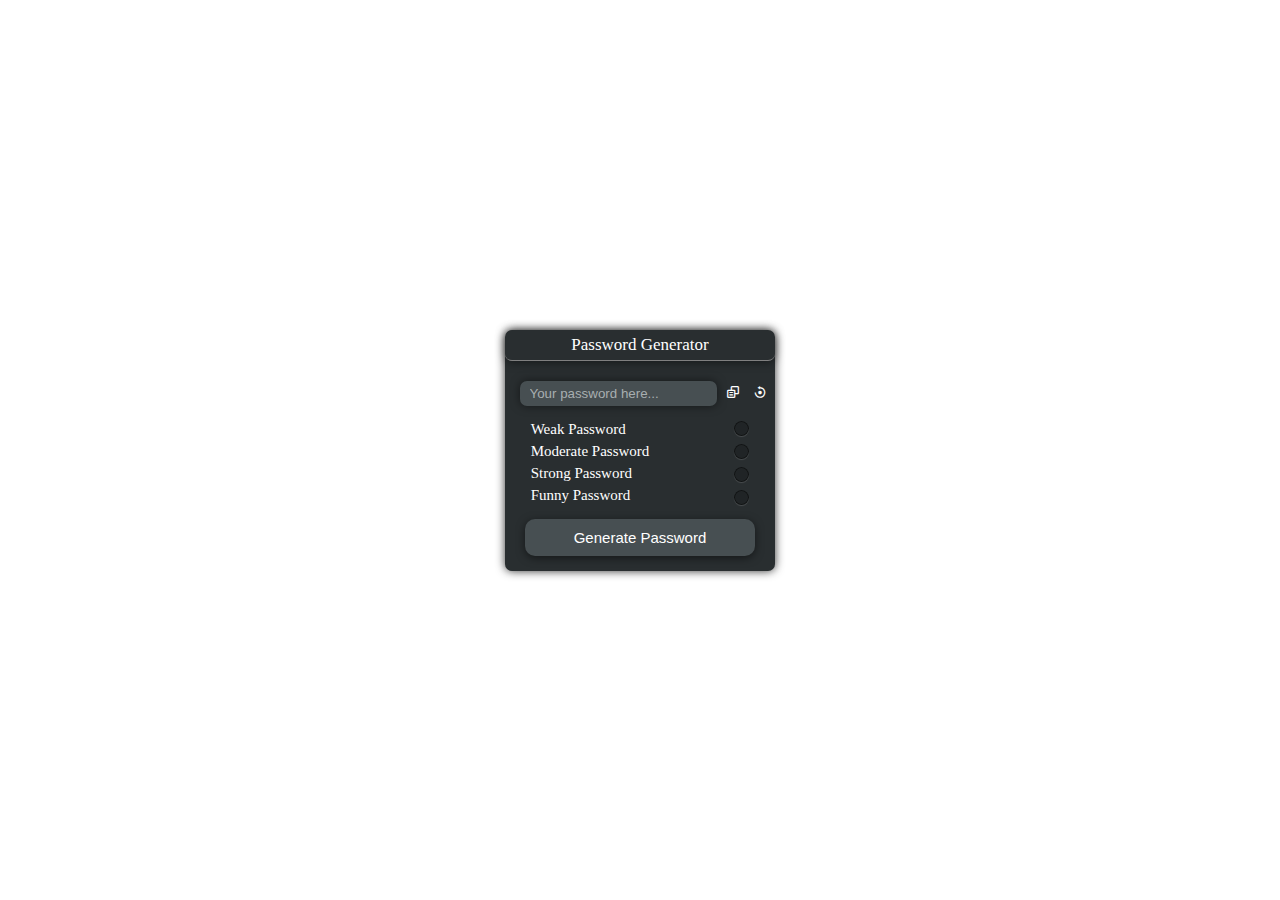
<file: PASSWORD GENERATOR - PROJECT 2/INDEX.HTML>
<!DOCTYPE html>
<html>
	<head>
		<meta charset="utf-8">
		<meta name="viewport" content="width=device-width, initial-scale=1">
		<link rel="stylesheet" href="style.css">
		<link href='https://unpkg.com/boxicons@2.1.4/css/boxicons.min.css' rel='stylesheet'>
		<title>Password generator</title>
	</head>
	<body class="displayFlex">
		<div class="container displayFlex">
			<div class="Copied" id="copyPopUp">
				<p>Password copied successfully</p>
		    </div>
			<div class="top">
				<p>Password Generator</p>
			</div>
			<div class="middle displayFlex">
				<input type="text" id="passwordField" placeholder="Your password here..." readonly>
				<i class='bx bx-copy-alt' id="copyPassIcon"></i>
				<i class='bx bx-reset' id="resetPassFieldIcon"></i>
			</div>
			<div class="bottom displayFlex">
				<div class="titles">
					<p>Weak Password</p>
					<p>Moderate Password</p>
					<p>Strong Password</p>
					<p>Funny Password</p>
				</div>
				<div class="checkBoxes displayFlex">
					  <input name="radio" type="radio" id="radioWeak" class="input">
                      <input name="radio" type="radio" id="radioModerate" class="input">
                      <input name="radio" type="radio" id="radioStrong" class="input">
                      <input name="radio" type="radio" id="radioFunny" class="input">
				</div>
			</div>
			<button id="generateBtn" onclick="generatePassFunc()">Generate Password</button>
		</div>
</div>
		<script src="script.js"></script>
	</body>
</html>
</file>
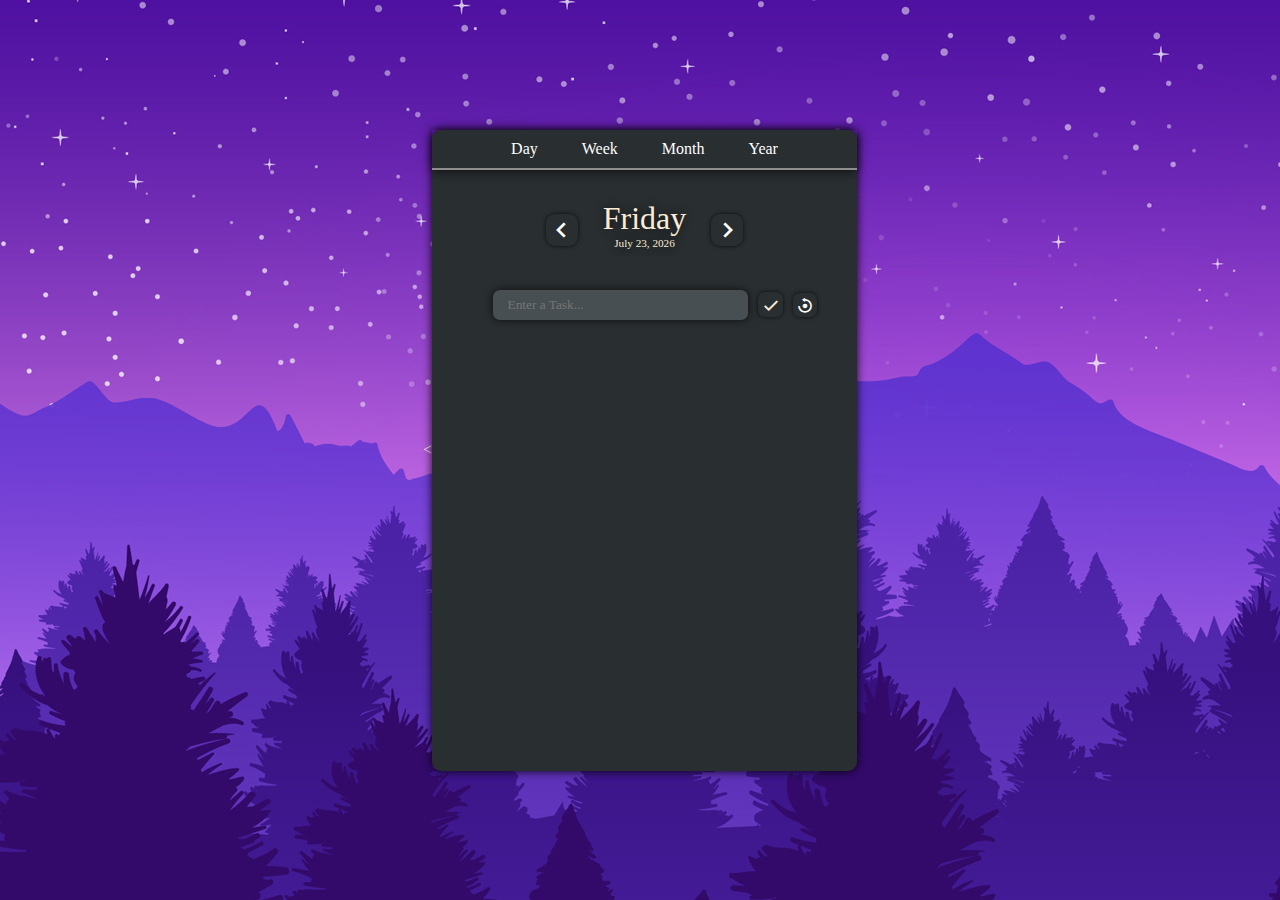
<file: TODO-LIST-PROJECT-1/index.html>
<<!DOCTYPE html>
<html>
<head>
	   <meta charset="utf-8">
	   <meta name="viewport" content="width=device-width, initial-scale=1">
	   <link rel="stylesheet" href="style.css">
	   <link href="https://unpkg.com/boxicons@2.1.4/css/boxicons.min.css" rel="stylesheet">
	   <title>TODO list</title>
</head>
<body>
	<div class="container">
            <div class="top displayflex">
	           <ul class="displayflex">
		           <li><a href="#">Day</a> </li>
		           <li><a href="#">Week</a></li>
		           <li><a href="#">Month</a></li>
		           <li><a href="#">Year</a></li>
	           </ul>
            </div>
        <div class="middleBox displayflex">
		    <div class="dateAndFunctions">
		        <i id="dateBackward" class="bx bx-chevron-left" style="color:#ffffff;"></i>
		        <div id="timeBox" class="displayflex">
					<p id="day">Friday</p>
				    <p id="date">February 21 ,2025</p>
				</div>
				<i id="dateForward" class="bx bx-chevron-right" style="color:#ffffff;"></i>
			</div>
		</div>
		<div class="inputs">
			<input type="text" id="textField" placeholder="Enter a Task..." required="">
			<i id="check" class="bx bx-check"></i>
		    <i id="DateResetIcon" class="bx bx-reset" style="color:#ffffff" onclick="DateResetFunc()"></i>
			<p id="resetPopUp" class="fadeOut" style="display: none;">Reset Date</p>
		</div>
		<div class="bottomBox" id="bottomBox">
			<!-- js block
				   <!-- javascript inner html content here -->
			<!-- js block -->
		</div>
	</div>
	<script src="script.js"></script>
</body>
</html>
</file>
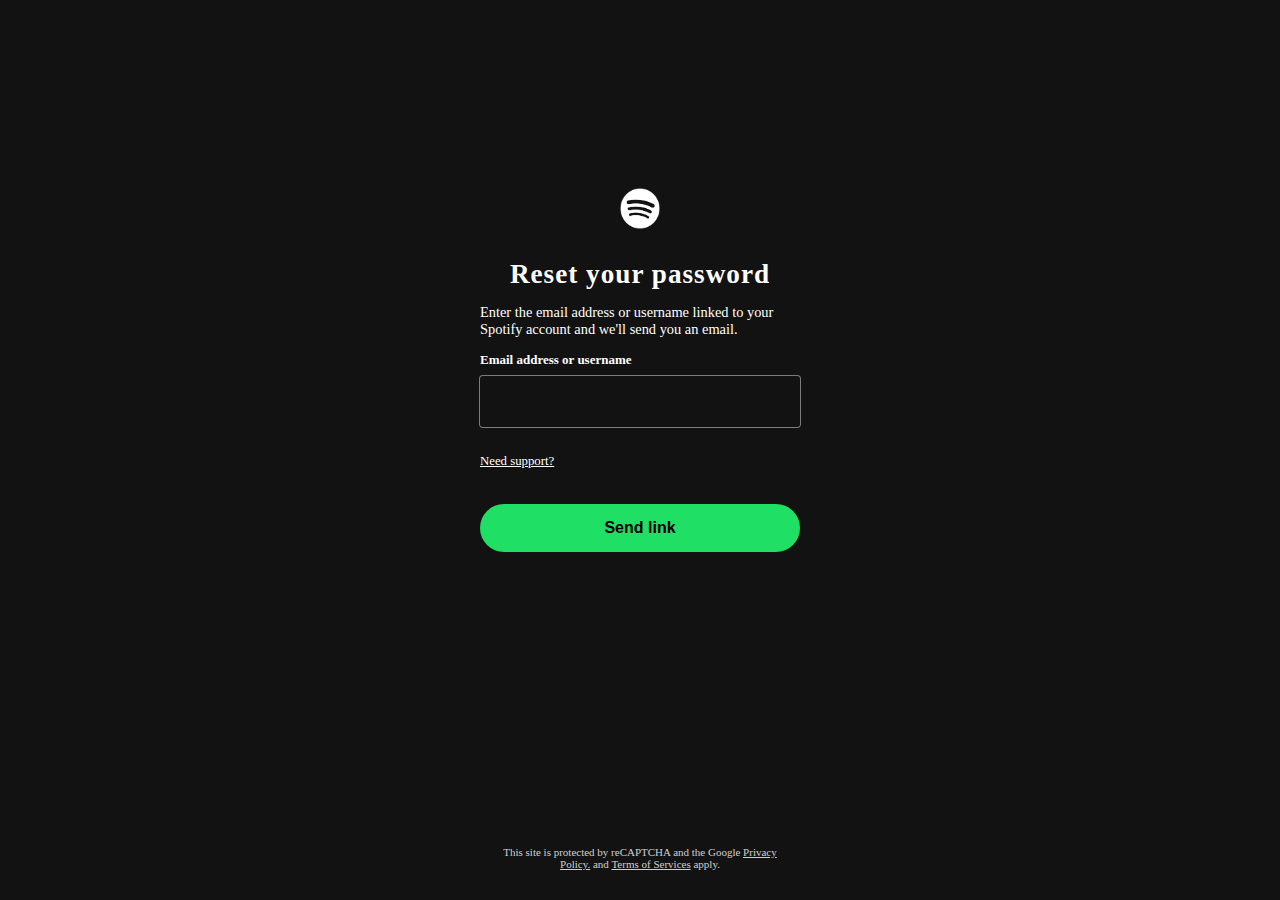
<file: Spotify Clone/forgotPassPage.html>
<!DOCTYPE html>
<html>
<head>
	<meta charset="utf-8">
	<meta name="viewport" content="width=device-width, initial-scale=1">
	<link rel="icon" type="image/png" href="assets/icons/favicon.ico">
	<link rel="stylesheet" type="text/css" href="css/forgotPassPageDesign.css">
	<link rel="stylesheet" type="text/css" href="css/utilityClasses.css">
	<title>Reset your password</title>
</head>
<body class="completeCenter flexDirectionColumn" >
<div class="container flexDirectionColumn alighnCenter">
	<img class="appLogo" src="logIn-SignUp-PageAssets\spotifyLogo.png">
	<h1>Reset your password</h1>
	<p class="detail">Enter the email address or username linked to your Spotify account and we'll send you an email.</p>
	<div class="inputs flexDirectionColumn" style="width: 100%;">
		<p>Email address or username</p>
		<input id="emailInput" type="email" name="">
		<a href="https://support.spotify.com/in-en/article/reset-password/">Need support?</a>
	</div>
	<button id="nextBtn">Send link</button>
</div>
<footer class="completeCenter">
	<p id="footerText">This site is protected by reCAPTCHA and the Google <a href="https://policies.google.com/privacy">Privacy Policy.</a> and <a href="https://policies.google.com/terms">Terms of Services</a> apply.</p>
</footer>
</body>
</html>
</file>
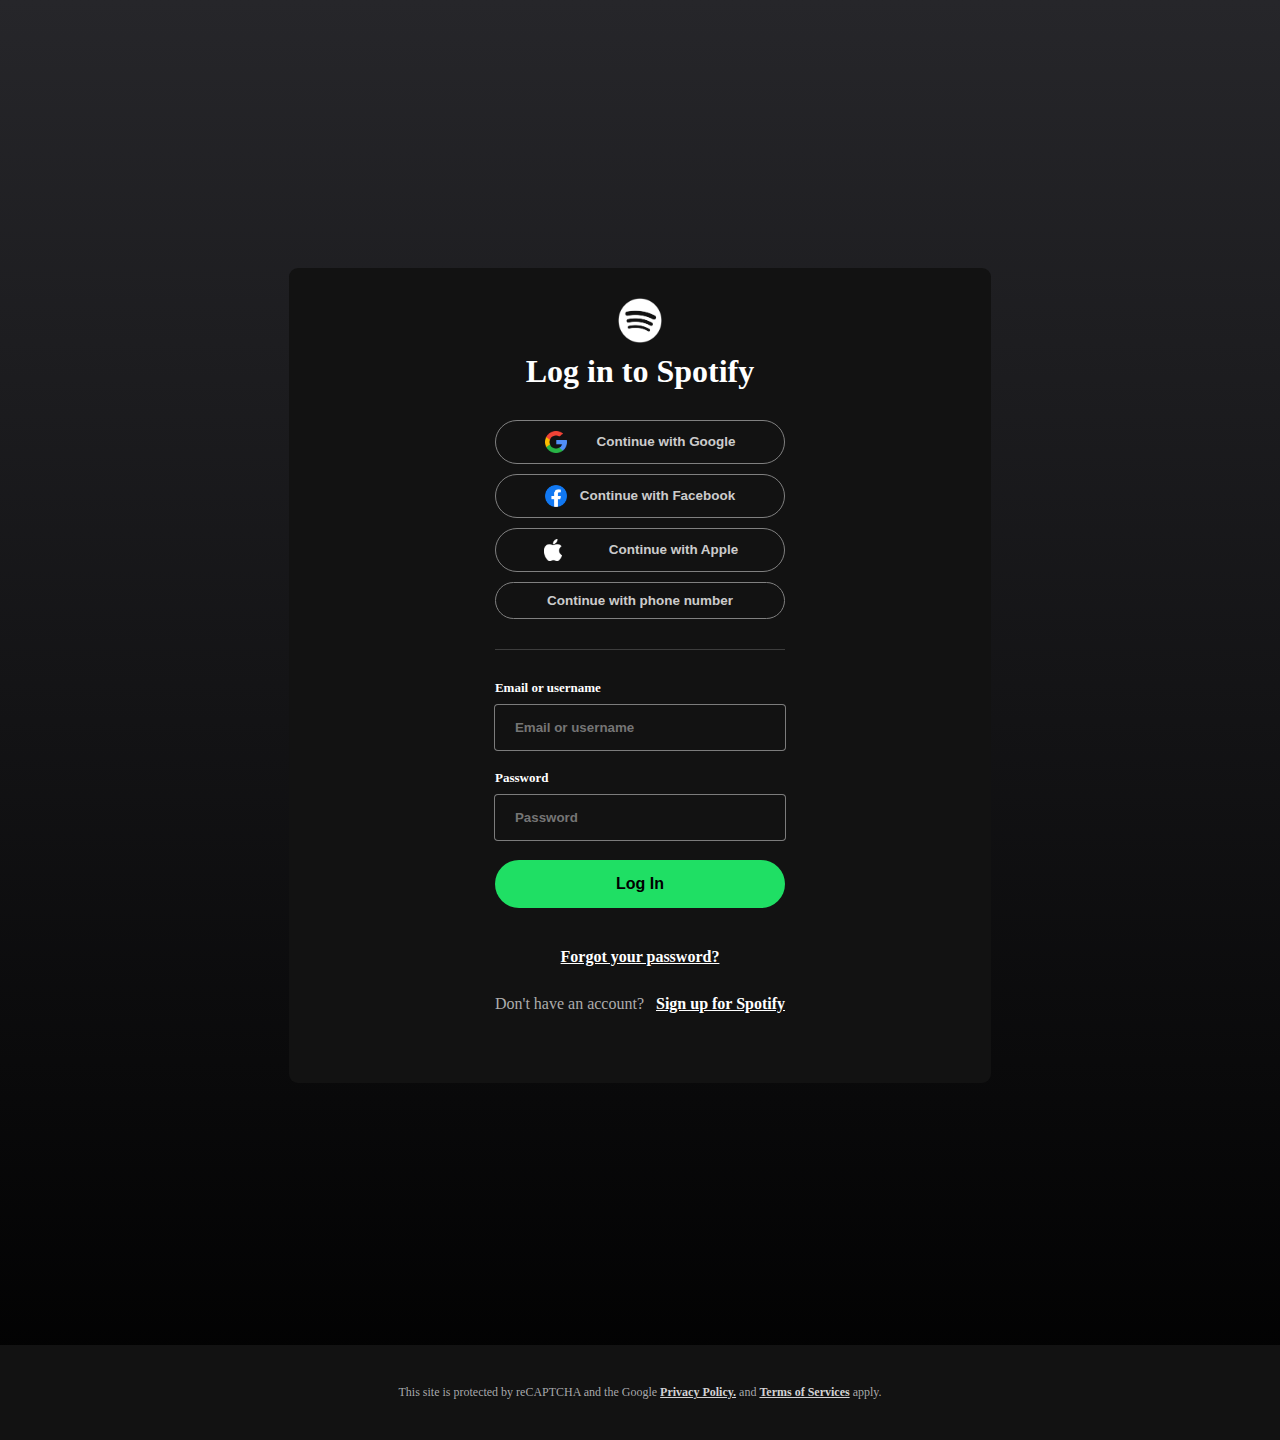
<file: Spotify Clone/loginPage.html>
<!DOCTYPE html>
<html>
<head>
	<meta charset="utf-8">
	<meta name="viewport" content="width=device-width, initial-scale=1">
	<link rel="icon" type="image/png" href="assets/icons/favicon.ico">
	<link rel="stylesheet" type="text/css" href="css/loginPageDesigns.css">
	<link rel="stylesheet" type="text/css" href="css/utilityClasses.css">
	<title>Login - Spotify</title>
</head>
<body class="completeCenter">
<main class="container">
	<div class="mainContent">
		<div class="top completeCenter flexDirectionColumn">
			<img class = "appLogo logo" src="logIn-SignUp-PageAssets/spotifyLogo.png">
			<h1>Log in to Spotify</h1>
			<button class="googleLogin completeCenter" onclick = "location.href = `https://accounts.google.com/o/oauth2/auth/oauthchooseaccount?access_type=offline&client_id=480305620559-pc5v3cng90a4snv4v7o712eahdemv1ag.apps.googleusercontent.com&redirect_uri=https%3A%2F%2Faccounts.kaleido.ai%2Fusers%2Fauth%2Fgoogle_oauth2%2Fcallback&response_type=code&scope=email%20profile&state=2c87d63c42020d4803045afdbaccb4d3204fb74a4ad2aeff&service=lso&o2v=1&ddm=1&flowName=GeneralOAuthFlow`" ><img class="googleLogo logo" src="logIn-SignUp-PageAssets/googleLogo.png">Continue with Google</button>
			<button class="facebookLogin completeCenter" onclick = "location.href = `https://www.facebook.com/login.php?skip_api_login=1&api_key=174829003346&kid_directed_site=0&app_id=174829003346&signed_next=1&next=https%3A%2F%2Fwww.facebook.com%2Fv17.0%2Fdialog%2Foauth%3Fclient_id%3D174829003346%26state%3DAQDSRsnC19BuMN0IP6ON489CASGOb1QuyMUy4Rlv36OwVNVfi%252FywPH0%252FjeUERemKzx1WsDiwxmjSn9HQlziQJCtwYZHbFJ3tglW6EAWu22ylMLrDARfCZf5glMdodq2vQyzkrFdmGfBcXDPRSHaeFvuFMdPElaOdjM9UyqeSJqqEScprr3pRfwje1xJkvPhS86uypTQV5Q7NZJf3CzHxc8M1GwtKMVVSApuXu%252F%252FFzV9mLohu4w4XQIyGNzdv6UHScImCmTCTuiZf48gQVjy1TFftldIvsIKhpGcrv%252FXK57VR6950CMavVxevfrbFl8L1fjPJGw2BZE8%252BeJaEga8ehrqVJrRb3A%253D%253D%26redirect_uri%3Dhttps%253A%252F%252Faccounts.spotify.com%252Flogin%252Ffacebook%252Fredirect%26ret%3Dlogin%26fbapp_pres%3D0%26logger_id%3D888fc0a9-3776-4c8e-8956-11720f122ac1%26tp%3Dunspecified&cancel_url=https%3A%2F%2Faccounts.spotify.com%2Flogin%2Ffacebook%2Fredirect%3Ferror%3Daccess_denied%26error_code%3D200%26error_description%3DPermissions%2Berror%26error_reason%3Duser_denied%26state%3DAQDSRsnC19BuMN0IP6ON489CASGOb1QuyMUy4Rlv36OwVNVfi%252FywPH0%252FjeUERemKzx1WsDiwxmjSn9HQlziQJCtwYZHbFJ3tglW6EAWu22ylMLrDARfCZf5glMdodq2vQyzkrFdmGfBcXDPRSHaeFvuFMdPElaOdjM9UyqeSJqqEScprr3pRfwje1xJkvPhS86uypTQV5Q7NZJf3CzHxc8M1GwtKMVVSApuXu%252F%252FFzV9mLohu4w4XQIyGNzdv6UHScImCmTCTuiZf48gQVjy1TFftldIvsIKhpGcrv%252FXK57VR6950CMavVxevfrbFl8L1fjPJGw2BZE8%252BeJaEga8ehrqVJrRb3A%253D%253D%23_%3D_&display=page&locale=en_GB&pl_dbl=0` "><img class="facebookLogo logo" src="logIn-SignUp-PageAssets/facebookLogo.png">Continue with Facebook</button>

			<button class="appleLogin completeCenter" onclick = "location.href = `https://appleid.apple.com/auth/authorize?response_type=code&response_mode=form_post&client_id=com.spotify.accounts&state=AQCD7%2BXxFTDj1q6VNsj%2Fyx6LN8ChdWsuR2UPIiOo9R8RRqOjPA6%2B2WynnloKGlIfOuQHp0n14GMaIM9%2Bsm91euXUwr4AWeg8fdCeXzmcC4XRnjCm5r%2FfINu1t%2FXjIcAkXBsXBWlYSRrTc3DuP06fooKu8XTTHpJ6GBPi1uHzagWjv1yNPAA6tVE5t%2BJOomDEUs%2BYYth%2FFSXqC9CvoVia%2FerTmSmfUBVrEimDSZ%2BXXx3RpnUu%2BBL%2FT4cyqnwIOn5ZPL4U3GeTsVmas9HaSXNywdURMAnz8WMqGJBfhzq1AZERvS1KBJmD3CBE5iSnzmCxsEypEqlInxqCJbi84vYxoGO32Ci%2FPA%3D%3D&scope=name+email&redirect_uri=https%3A%2F%2Faccounts.spotify.com%2Flogin%2Fapple%2Fredirect` "><img src="logIn-SignUp-PageAssets/appleLogo.png" class="appleLogo  logo">Continue with Apple</button>
			<button class="mobileLogin completeCenter" onclick = "location.href = `#` ">Continue with phone number</button>
		</div>
		<div class="bottom flexDirectionColumn alighnCenter">
			<div class="inputs">
				<p class="emailHead">Email or username</p>
				<input class = "emailInput" type="email" placeholder="Email or username" required>
				<p class="passHead">Password</p>
				<input class = "passInput" type="password" placeholder="Password" required>
			</div>
			<div class="submitBtns flexDirectionColumn alighnCenter">
				<button id="logInGreen">Log In</button>
				<a href="forgotPassPage.html">Forgot your password?</a>
				<p>Don't have an account? <a href="signUpPage.html">Sign up for Spotify</a></p>
			</div>
		</div>
	</div>
</main>
<footer>
	<p>This site is protected by reCAPTCHA and the Google <a href="https://policies.google.com/privacy">Privacy Policy.</a> and <a href="https://policies.google.com/terms">Terms of Services</a> apply.</p>
</footer>
</body>
</html>
</file>
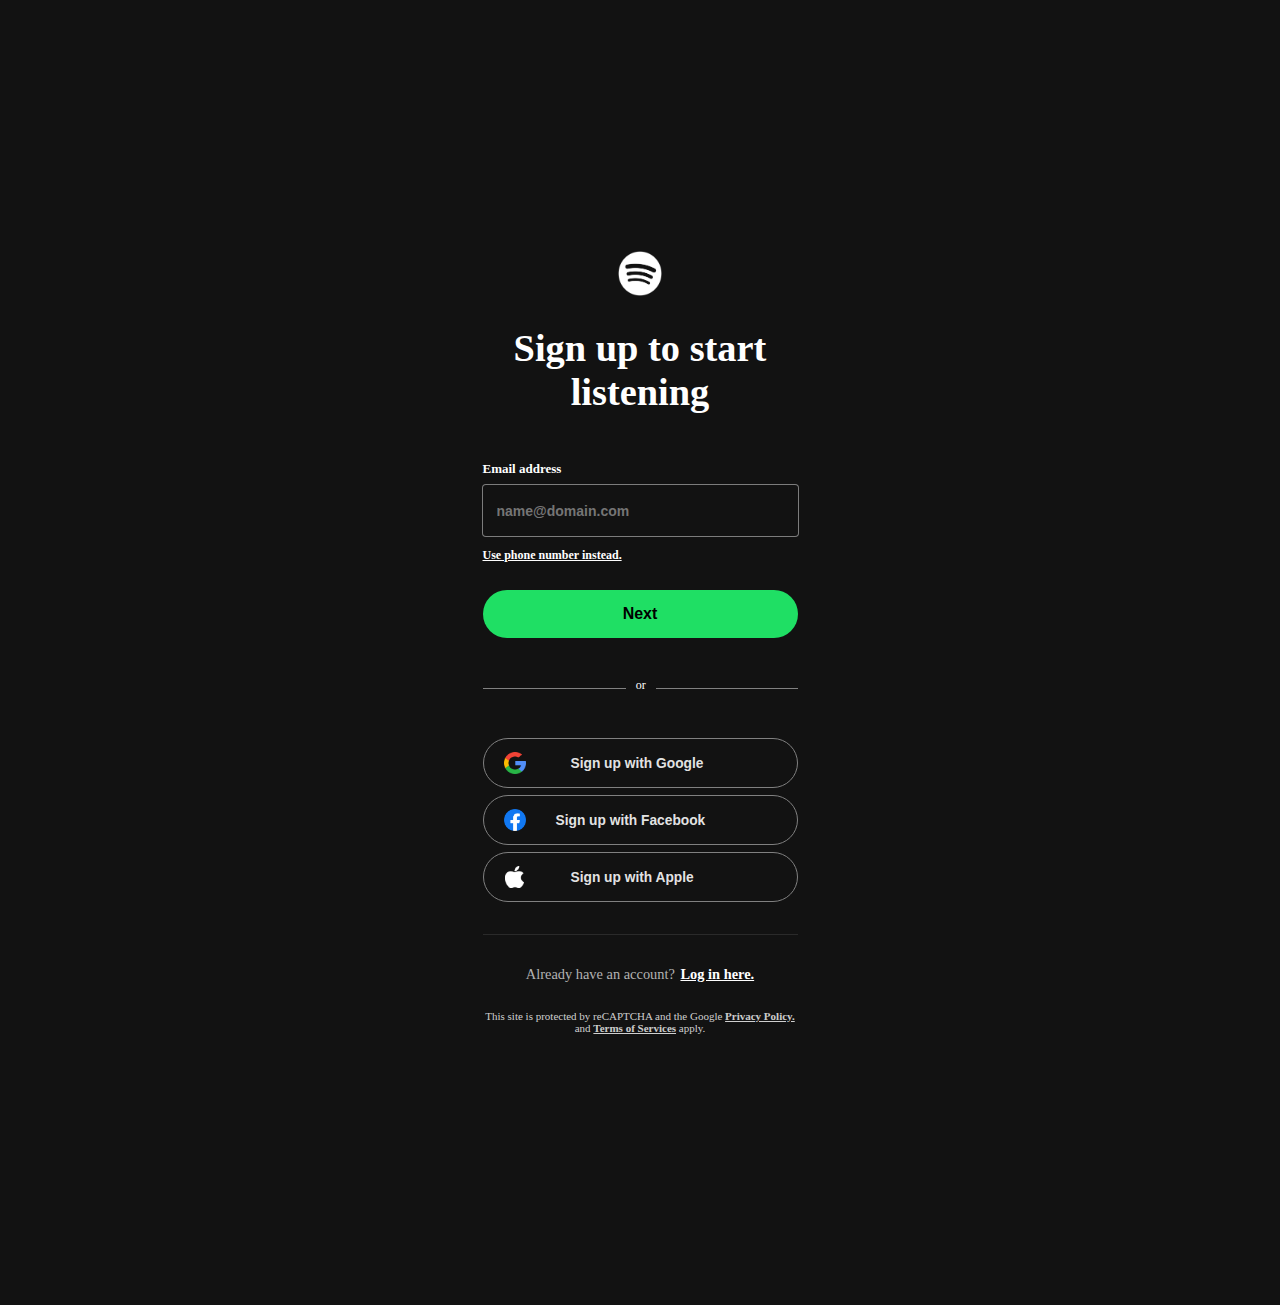
<file: Spotify Clone/signUpPage.html>
<!DOCTYPE html>
<html>
<head>
	<meta charset="utf-8">
	<meta name="viewport" content="width=device-width, initial-scale=1">
	<link rel="icon" type="image/png" href="assets/icons/favicon.ico">
	<link rel="stylesheet" type="text/css" href="css/utilityClasses.css">
	<link rel="stylesheet" type="text/css" href="css/signUpPageDesign.css">
	<title>Sign up - Spotify</title>
</head>
<body class="completeCenter">
<div class="container flexDirectionColumn alighnCenter">
	<div class="head flexDirectionColumn alighnCenter">
		<img class ="appLogo" src="logIn-SignUp-PageAssets/spotifyLogo.png" alt="Loading">
	    <h1>Sign up to start listening</h1>
	</div>
	<div class="inputs flexDirectionColumn ">
		<p>Email address</p>
		<input id="emailInput" type="email" name="" placeholder="name@domain.com">
		<a href="#">Use phone number instead.</a>
	</div>
	<button id="nextBtn">Next</button>
	<div class="firstPartition alighnCenter">
		<p class="orMid">or</p>
	</div>
	<button class="googleLogin locater alighnCenter" onclick = "location.href = `https://accounts.google.com/o/oauth2/auth/oauthchooseaccount?access_type=offline&client_id=480305620559-pc5v3cng90a4snv4v7o712eahdemv1ag.apps.googleusercontent.com&redirect_uri=https%3A%2F%2Faccounts.kaleido.ai%2Fusers%2Fauth%2Fgoogle_oauth2%2Fcallback&response_type=code&scope=email%20profile&state=2c87d63c42020d4803045afdbaccb4d3204fb74a4ad2aeff&service=lso&o2v=1&ddm=1&flowName=GeneralOAuthFlow`">
		<img class="logo googleLogo" src="logIn-SignUp-PageAssets\googleLogo.png">Sign up with Google
	</button>
	<button class="facebookLogin locater alighnCenter" onclick = "location.href = `https://www.facebook.com/login.php?skip_api_login=1&api_key=174829003346&kid_directed_site=0&app_id=174829003346&signed_next=1&next=https%3A%2F%2Fwww.facebook.com%2Fv17.0%2Fdialog%2Foauth%3Fclient_id%3D174829003346%26state%3DAQDSRsnC19BuMN0IP6ON489CASGOb1QuyMUy4Rlv36OwVNVfi%252FywPH0%252FjeUERemKzx1WsDiwxmjSn9HQlziQJCtwYZHbFJ3tglW6EAWu22ylMLrDARfCZf5glMdodq2vQyzkrFdmGfBcXDPRSHaeFvuFMdPElaOdjM9UyqeSJqqEScprr3pRfwje1xJkvPhS86uypTQV5Q7NZJf3CzHxc8M1GwtKMVVSApuXu%252F%252FFzV9mLohu4w4XQIyGNzdv6UHScImCmTCTuiZf48gQVjy1TFftldIvsIKhpGcrv%252FXK57VR6950CMavVxevfrbFl8L1fjPJGw2BZE8%252BeJaEga8ehrqVJrRb3A%253D%253D%26redirect_uri%3Dhttps%253A%252F%252Faccounts.spotify.com%252Flogin%252Ffacebook%252Fredirect%26ret%3Dlogin%26fbapp_pres%3D0%26logger_id%3D888fc0a9-3776-4c8e-8956-11720f122ac1%26tp%3Dunspecified&cancel_url=https%3A%2F%2Faccounts.spotify.com%2Flogin%2Ffacebook%2Fredirect%3Ferror%3Daccess_denied%26error_code%3D200%26error_description%3DPermissions%2Berror%26error_reason%3Duser_denied%26state%3DAQDSRsnC19BuMN0IP6ON489CASGOb1QuyMUy4Rlv36OwVNVfi%252FywPH0%252FjeUERemKzx1WsDiwxmjSn9HQlziQJCtwYZHbFJ3tglW6EAWu22ylMLrDARfCZf5glMdodq2vQyzkrFdmGfBcXDPRSHaeFvuFMdPElaOdjM9UyqeSJqqEScprr3pRfwje1xJkvPhS86uypTQV5Q7NZJf3CzHxc8M1GwtKMVVSApuXu%252F%252FFzV9mLohu4w4XQIyGNzdv6UHScImCmTCTuiZf48gQVjy1TFftldIvsIKhpGcrv%252FXK57VR6950CMavVxevfrbFl8L1fjPJGw2BZE8%252BeJaEga8ehrqVJrRb3A%253D%253D%23_%3D_&display=page&locale=en_GB&pl_dbl=0` ">
		<img class="logo facebookLogo" src="logIn-SignUp-PageAssets\facebookLogo.png">Sign up with Facebook
	</button>
	<button class="appleLogin locater alighnCenter" onclick = "location.href = `https://appleid.apple.com/auth/authorize?response_type=code&response_mode=form_post&client_id=com.spotify.accounts&state=AQCD7%2BXxFTDj1q6VNsj%2Fyx6LN8ChdWsuR2UPIiOo9R8RRqOjPA6%2B2WynnloKGlIfOuQHp0n14GMaIM9%2Bsm91euXUwr4AWeg8fdCeXzmcC4XRnjCm5r%2FfINu1t%2FXjIcAkXBsXBWlYSRrTc3DuP06fooKu8XTTHpJ6GBPi1uHzagWjv1yNPAA6tVE5t%2BJOomDEUs%2BYYth%2FFSXqC9CvoVia%2FerTmSmfUBVrEimDSZ%2BXXx3RpnUu%2BBL%2FT4cyqnwIOn5ZPL4U3GeTsVmas9HaSXNywdURMAnz8WMqGJBfhzq1AZERvS1KBJmD3CBE5iSnzmCxsEypEqlInxqCJbi84vYxoGO32Ci%2FPA%3D%3D&scope=name+email&redirect_uri=https%3A%2F%2Faccounts.spotify.com%2Flogin%2Fapple%2Fredirect` ">
		<img class="logo appleLogo" src="logIn-SignUp-PageAssets\appleLogo.png">Sign up with Apple
	</button>
	<div class="secondPartition completeCenter"></div>
	<p id="loginText">Already have an account? 	<a href="loginPage.html">Log in here.</a></p>
	<p id="footerText">This site is protected by reCAPTCHA and the Google <a href="https://policies.google.com/privacy">Privacy Policy.</a> and <a href="https://policies.google.com/terms">Terms of Services</a> apply.</p>
</div>
</body>
</html>
</file>
<file: PASSWORD GENERATOR - PROJECT 2/style.css>
*{
	padding: 0;
	margin: 0;
	box-sizing: border-box;
	color: white;
	caret-color: transparent;
}
body{
	flex-direction: column;
	font-family: "Ubuntu";
	justify-content: center;
	align-items: center;
	min-height: 100vh;
}
/*defining popups*/
.Copied{
	display: none;
	position: absolute;
	top: 135px;
	background-color: #292e30;
	box-shadow: 0px 0px 10px 0px rgba(0, 0, 0, 0.7);
	padding: 7px;
	border-radius: 9px;
	margin-bottom: 10px;
	animation: appear 0.5 ease;
}
/*defining popups*/
.displayFlex{
	display: flex;
}
.container{
	box-shadow: 0px 0px 10px 0px rgba(0, 0, 0, 0.8);
	width: 270px;
	flex-direction: column;
	align-items: center;
	background-color: #292e30;
	border-radius: 7px;
	padding: 0px 0px 15px 0px ;
}
.top{
	min-width: 100%;
	border-bottom: 1px solid gray;
	border-radius: 7px;
	text-align:center;
	padding: 5px 0px 5px 0px ;
	font-size: 17px;
	box-shadow: 0px 1px 10px 0px rgba(0, 0, 0, 0.5);
}

.middle{
	width: 100%;
	align-items: center;
	justify-content: center;
}

#passwordField{
	box-shadow: 0px 0px 10px 0px rgba(0, 0, 0, 0.5);
	color: white;
	margin: 20px 0px 0px 0px ;
	border: none;
	outline: none;
	background-color: #474f52;
	border-radius: 7px;
	padding: 5px 10px 5px 10px ;
}
#passwordField::placeholder{
	color: #a7aeb0;
}

.bx-copy-alt,.bx-reset{
	font-size: 14px;
	padding: 4px;
	transition: background-color 0.3s ease 0s;
	border-radius: 7px;
	cursor: pointer;
}
.bx-copy-alt{
	position: relative;
	top: 9px;
	right: -5px;
}
.bx-reset{
	position: relative;
    top: 9px;
    left: 10px;
}
.bx-copy-alt:hover,.bx-reset:hover{
	background-color: #4f5257;
}

.bottom{
	margin-top: 15px;
	gap: 85px;
	caret-color: transparent;
	justify-content: space-around;
}

.titles>p{
	margin-bottom: 5px;
	font-size: 15px;
}
.checkBoxes{
	gap: 8px;
	flex-direction: column;
}

button{
	font-size: 15px;
	width: 85%;
	outline: none;
	border:none;
	border-radius: 10px;
	background-color: #474f52;
	padding: 10px;
	cursor: pointer;
	margin-top: 10px;
	box-shadow: 0px 2px 9px 0px rgba(0, 0, 0, 0.5);
	transition: background-color 0.3s ease 0s;
}
button:hover{
	background-color: #6d7375;
}


.input {
  -webkit-appearance: none;
  display: block;
  width: 15px;
  height: 15px;
  border-radius: 12px;
  cursor: pointer;
  vertical-align: middle;
  box-shadow: hsla(0,0%,100%,.15) 0 1px 1px, inset hsla(0,0%,0%,.5) 0 0 0 1px;
  background-color: hsla(0,0%,0%,.2);
  background-image: -webkit-radial-gradient( hsla(200,100%,90%,1) 0%, hsla(200,100%,70%,1) 15%, hsla(200,100%,60%,.3) 28%, hsla(200,100%,30%,0) 70% );
  background-repeat: no-repeat;
  -webkit-transition: background-position .15s cubic-bezier(.8, 0, 1, 1),
    -webkit-transform .25s cubic-bezier(.8, 0, 1, 1);
  outline: none;
}

.input:checked {
  -webkit-transition: background-position .2s .15s cubic-bezier(0, 0, .2, 1),
    -webkit-transform .25s cubic-bezier(0, 0, .2, 1);
}

.input:active {
  -webkit-transform: scale(1.5);
  -webkit-transition: -webkit-transform .1s cubic-bezier(0, 0, .2, 1);
}

.input,
.input:active {
  background-position: 0 24px;
}

.input:checked {
  background-position: 0 0;
}

.input:checked ~ .input,
.input:checked ~ .input:active {
  background-position: 0 -24px;
}
</file>
<file: TODO-LIST-PROJECT-1/style.css>
*{
	padding: 0;
	margin:0;
	font-family: "Ubuntu";
}
.displayflex{
	display: flex;
	justify-content: center;
	align-items: center;
}
body{
	background-position: center;
	background-size: cover;
	background: url("img.jpg");
	color: antiquewhite;
	display: flex;
	justify-content: center;
	align-items: center;
	min-height: 100vh;
	/*background: linear-gradient(217deg, rgba(255,0,0,2.0), rgba(122,0,0,0) 70.71%),
                linear-gradient(127deg, rgba(0,255,0,2.0), rgba(0,255,0,0) 70.71%),
                linear-gradient(336deg, rgba(0,0,255,2.0), rgba(0,0,255,0) 70.71%);*/
}
.container{
	display: flex;
	align-items: center;
	flex-direction: column;
	box-shadow: 0px 0px 10px 0px rgba(0, 0, 0, 0.9);
	border-radius: 9px;
	background-color: #292e30;
    min-height: 510px;
    max-width :100%;
    width: min(425px,100%);
}
.dateAndFunctions>i,.inputs>i,.InnerText,.middleBox>i{
	box-shadow: 0px 0px 4px rgba(0, 0, 0, 0.7);
}
#textField{
	box-shadow: 0px 0px 9px rgba(0, 0, 0, 0.7);
}
.top{
	border-bottom: 2px solid #8E8E8E;
	min-width: 100%;
	box-shadow: 0px 1px 10px rgba(0, 0, 0, 0.7);
}
.top ul{
	display: flex;
	gap: 30px;
	margin:5px 0px 5px 0px ;
}
.top ul li{
	padding: 5px 7px;
	border-radius: 7px;
	caret-color: transparent;
	cursor: pointer;
	list-style: none;
	transition:background-color 0.3s ease 0s ;
}
.top ul li:hover{
	background-color: #35373a;
}
a{
	text-decoration: none;
	color: white;
}
.middleBox{
	width: 100%;
	height: 120px;
}
.dateAndFunctions{
	display: flex;
	align-items: center;
	gap: 25px;
	height: 85px;
}

#timeBox{
	flex-direction: column;
}
/******************Date reset icon****************/


/******************Date reset icon****************/
#day,
#date{
	text-shadow: 0px 0px 10px rgba(0, 0, 0, 0.7);
}
#day{
	caret-color: transparent;
	font-size: 2.0rem;
}
#date{
	caret-color: transparent;
	font-size: 0.7rem;
	margin-bottom: 10px;
}
.dateAndFunctions>i:hover{
    background-color: #35373a;
}
i{
	transition:background-color 0.3s ease 0s;
	border-radius: 9px;
	caret-color: transparent;
	outline: none;
	cursor: pointer;
	font-size: 2rem;
}
/*input field and other icons*/
.inputs{
	position: relative;
	display: flex;
	align-items: center;
	justify-content: center;
	gap: 10px;
	width: 100%;
	margin-bottom: 10px;
}
#textField{
	color: white;
    margin-left: 20px;
    min-width: 60%;
    border: none;
    outline: none;
    width: 30%;
    background-color: #474f52;
    border-radius: 7px;
    padding: 7px 10px 7px 15px;
}
.bx-check{
	font-size: 23px;
    border-radius: 7px;
    margin-top: 0;
    padding: 1px;
    transition: background-color 0.3s ease 0s;
}
.bx-reset{
	font-size: 18px;
    margin-top: 0;
    border-radius: 7px;
    padding: 3px;
}
.bx-check:hover,.bx-reset:hover{
    background-color: #35373a;
}
#resetPopUp{
    display: none;
    position: absolute;
    right: 0px;
    top: -32px;
    font-size: 14px;
    border-radius: 7px;
    padding: 5px;
    background: #35373a;
    transition: 0.5s;
}
#DateResetIcon:hover + #resetPopUp{
	animation: appear 0.5s ease;
}
/*input field and other icons*/

/*setting up bottom area*/
.bottomBox{
	caret-color: transparent;
	overflow-x: hidden;
	overflow-y: auto;
	display: flex;
	align-content: center;
	flex-direction: column;
	height: 49vh;
	width: 95%;
}
/*creating custom scroll bar for botttm box*/
.bottomBox::-webkit-scrollbar,.InnerText::-webkit-scrollbar{
    width: 6px;
    background-color: #474f52;
    border-radius: 122px;
}
.bottomBox::-webkit-scrollbar-thumb,.InnerText::-webkit-scrollbar-thumb{
	background-color: #677378;
	border-radius: inherit;
}
.bottomBox::-webkit-scrollbar-thumb:hover,.InnerText::-webkit-scrollbar-thumb:hover{
	background-color:#a0b4bd ;
}
/*custom scroll bar complete*/
/************************bottom box complete*************/

/************************Creating taskbody**************************************/
#taskBody{
	caret-color: transparent;
	border: 2px solid #35373a;
	border-radius: 9px;
	padding: 10px;
	position:relative;
    display: flex;
    align-items: center;
    margin: 3px 5px 3px 5px;
}
#taskBody>input{
	cursor: pointer;
	height: 17px;
	width: 17px;
	caret-color: transparent;
	accent-color:#586367;;
}
.InnerText{
	display: flex;
	flex-wrap: wrap;
	overflow-x:hidden;
	overflow-y: auto;
    height: 45px;
    width: 250px;
    margin-left: 10px;
    padding: 5px 0px 5px 9px;
    border-radius: 9px;
    background-color: #35373a;
    word-break: break-word;
    white-space: normal;
}

.InnerText>p{
	font-size: 0.9rem;
    word-break: break-word; 
    overflow-wrap: break-word;
    white-space: normal;
    width: 100%;
}

.taskBody>i{
	overflow: hidden;
	padding: 3px;
    font-size: 23px;
    caret-color: transparent;
    margin-left: 5px;
    cursor: pointer;
    position: absolute;
    right: 0px;
    bottom: 41px;
    border-radius: 8px;
    transition: background-color 0.3s ease 0s;
    margin-bottom: 0;
    margin-top: 0;
}
.taskBody>i:hover{
	background-color: #35373a;
}

#infoIcon{
	position: absolute;
	bottom: 5px;
	right: 3px;
	font-size: 15px;
	opacity: 0.8;
	border: 1px solid #5e6166;
}


.hoverElement-TimeDisplay{
	border: 1px solid #5e6166;
	box-shadow: 0px 0px 8px 0px rgba(0, 0, 0, 0.8);
	display: none; 
    text-align: center;
    font-size: 10px;
    caret-color: transparent; 
    height: 18px;
    width: 92px;
    z-index: 12;
    position: absolute;
    border-radius: 7px;
    padding: 10px 4px 4px 4px;
    background: #35373a;
    right: 15px;
    top: 66px;
}
#infoIcon:hover ~ .hoverElement-TimeDisplay{
	display: block;
	animation: appear 0.5s ease 0s alternate;
}


@keyframes appear{
	from{
		opacity: 0;
	}
	to{
		opacity: 1;
	}
}
</file>
<file: Spotify Clone/css/forgotPassPageDesign.css>
*{
	padding: 0;
	margin:0;
	box-sizing: border-box;
}
body{
	font-family: "poppins";
	height: 100vh;
	background-color: #121212;
	color: white;
}
.container{
	width: 320px;
}
.appLogo{
	height: 41px;
	width: 41px;
	object-fit: contain;
	margin-bottom: 30px;
}
h1{
	letter-spacing: 1px;
	font-size: 1.7rem;
}
.detail{
	margin: 14px 0px;
	font-size: 0.9rem;
}
.inputs>p{
	font-size: 13px;
	font-weight: 600;
}
#emailInput{
	margin:8px 0px 12px 0px;
	color: white;
	font-weight: 600;
	border:none;
	font-size: 18px;
	box-shadow:0px 0px 0px 1px #7c7c7c;
	outline: none;
	width: 100%;
	border-radius: 3px;
	padding: 15px 15px 15px 14px;
	background-color: transparent;
	transition: all 0.2s;
}
#emailInput:hover{
	box-shadow:inset 0px 0px 0px 1px rgba(255, 255, 255, 0.9);
}
#emailInput:focus{
	box-shadow:inset 0px 0px 0px 2px rgba(255, 255, 255, 0.9);
}
.inputs>a{
	color: white;
	font-size: 0.8rem;
	font-weight: 500;
	margin: 15px 0px;
}
.inputs>a:hover{
	color: #1fdf64;
}
#nextBtn{
	margin-bottom: 160px;
	background-color: #1fdf64;
	font-weight: 700;
	font-size: 1.0em;
	width: 100%;
	padding: 15px 0px;
	margin-top: 20px;
	outline: none;
	border:none;
	border-radius: 30px;
	cursor: pointer;
	transition: 0.3s;
}
#nextBtn:hover{
	background-color: #47f587;
	transform: scale(1.03);
}
footer{
	position: absolute;
	bottom: 0;
	width: 100%;
	padding: 10px 20px;
}
#footerText{
	width: 290px;
	font-weight: 300;
	margin-bottom: 20px;
	color: rgba(255, 255, 255, 0.8);
	text-align: center;
	font-size: 11px;
}
#footerText>a{
	color: rgba(255, 255, 255, 0.8);
}
</file>
<file: Spotify Clone/css/utilityClasses.css>
.flex{
	display: flex;
}
.flexDirectionColumn{
	display: flex;
	flex-direction: column;
}
.flexDirectionRow{
	display: flex;
	flex-direction: row;
}
.justifyCenter{
	display: flex;
	justify-content: center;
}
.alighnCenter{
	display: flex;
	align-items: center;
}
.completeCenter{
	display: flex;
	justify-content: center;
	align-items: center;
}
.justifyStart{
	display: flex;
	justify-content: flex-start;
}
.borderRadius{
	border-radius: 8px;
}
</file>
<file: Spotify Clone/css/loginPageDesigns.css>
*{
	padding: 0;
	margin: 0;
	box-sizing: border-box;
}
::-webkit-scrollbar{
	background-color: rgba(41, 42, 46, 0.6);
	border-radius: 80px;
	margin: 0px auto;
	width: 8px;
}
::-webkit-scrollbar-thumb{
	width: 2px;
	border-radius: 10px;
	height: 10px;
	background-color: rgba(76, 77, 84);
}
.appLogo{
	margin-bottom: 10px;
}
.top>h1{
	margin-bottom: 20px;
}
button{
	caret-color: transparent;
}
body{
	overflow-x: hidden;
	position: relative;
	color: white;
	font-family: "poppins";
	height: 160vh;
	background: linear-gradient(rgb(38 38 42) 0%, rgb(0, 0, 0) 100%);
}
.logo{
	height: 45px;
	width: 45px;
	object-fit: contain;
}
.container{
	margin-top: 100px;
	margin-bottom: 190px;
	border-radius: 9px;
	background-color: #121212;
	padding: 30px 206px 70px 206px;
}
.top{
	margin-bottom: 30px;
	border-bottom: 1px solid rgba(90, 90, 90, 0.6);
}
.appleLogin,
.googleLogin,
.facebookLogin,
.mobileLogin{
	font-size: 0.84em;
	font-weight: 800;
	width: 100%;
	padding: 10px 0px;
	color: rgba(255, 255, 255, 0.8);
	cursor: pointer;
	margin-top: 10px;
	outline: none;
	border:1px solid gray;
	background-color: transparent;
    border-radius: 80px;
}
.mobileLogin{
	margin-bottom: 30px;
}
.appleLogin:hover,
.googleLogin:hover,
.facebookLogin:hover,
.mobileLogin:hover{
	box-shadow: inset 0px 0px 0px 1px rgba(255, 255, 255, 1.0);
}
.appleLogo,
.googleLogo,
.facebookLogo{
    height: 22px;
    width: 22px;
    object-fit: contain;
}
.googleLogo{
	margin-right: 30px;
}
.facebookLogo{
	margin-right: 13px;
}
.appleLogo{
	margin-right: 45px;

}
.inputs{
	width: 100%;
}
.inputs>p{
	font-weight: 600;
    color: white;
    font-size: 13px;
}

.emailInput,
.passInput{
	color: white;
	font-weight: 600;
	border:none;
	box-shadow:0px 0px 0px 1px #7c7c7c;
	outline: none;
	width: 100%;
	border-radius: 3px;
	padding: 15px 15px 15px 20px;
	background-color: transparent;
	transition: all 0.2s;
}
.emailInput:hover,
.passInput:hover{
	box-shadow: inset 0px 0px 0px 1px #fff;
}
.emailInput:focus,
.passInput:focus{
	box-shadow: inset 0px 0px 0px 3px #fff;
}
.emailInput::placeholder,
.passInput::placeholder{
	font-weight: 600;
}
#logInGreen{
	background-color: #1fdf64;
	font-weight: 700;
	font-size: 1.0em;
	padding: 15px 0px;
	width: 100%;
	outline: none;
	border:none;
	border-radius: 30px;
	cursor: pointer;
	transition: 0.3s;
}
#logInGreen:hover{
	background-color: #47f587;
	transform: scale(1.04);
}
.submitBtns>a,.submitBtns>p>a{
	color: white;
	font-weight: 600;
}
.submitBtns>a{
	margin-bottom: 29px;
}
.submitBtns>p{
	color: rgba(173, 173, 173, 1.0);
}
.submitBtns>a:hover,
.submitBtns>p>a:hover{
	text-decoration: underline;
	color: #1fdf64;
}
.submitBtns>p>a{
	margin-left: 8px;
}
.emailInput,.passInput{
	margin-bottom: 20px;
}
#logInGreen{
	margin-bottom: 40px;
}
.emailHead,.passHead{
	margin-bottom: 9px;
}

footer{
	text-align: center;
	padding: 40px 80px;
	position: absolute;
	bottom: 0;
	width: 100vw;
	background-color: #121212;
}
footer>p{
	color: rgba(187, 188, 191, 0.9);
	font-size: 12px;
}
footer>p>a{
	font-weight: 800;
	color: rgba(210, 210, 212, 1.0);
}
</file>
<file: Spotify Clone/css/signUpPageDesign.css>
*{
	padding: 0;
	margin: 0;
	box-sizing: border-box;
}
::-webkit-scrollbar{
	background-color: rgba(41, 42, 46, 0.6);
	border-radius: 80px;
	margin: 0px auto;
	width: 8px;
}
::-webkit-scrollbar-thumb{
	width: 2px;
	border-radius: 10px;
	height: 10px;
	background-color: rgba(76, 77, 84);
}
a{
	font-weight: 700;
	color: white;
}
a:hover,.inputs>a:hover{
	color: #1fdf64;
}
body{
	color: white;
	font-family: "poppins";
	height: 145vh;
	background-color: #121212;
}
img,p,a,button{
	caret-color: transparent;
}
.container{
	gap: 7px;
	width: 315px;
}
.appLogo{
	margin-bottom: 30px;
	height: 45px;
	width: 45px;
	object-fit: contain;
	caret-color: transparent;
}
h1{
	margin-bottom: 40px;
	text-align: center;
	caret-color: transparent;
	font-size: 2.4rem;
}
.inputs{
	width: 100%;
}
.inputs > p{
	font-weight: 600;
	font-size: 13px;
}
#emailInput{
	margin:8px 0px 12px 0px;
	color: white;
	font-weight: 600;
	border:none;
	font-size: 18px;
	box-shadow:0px 0px 0px 1px #7c7c7c;
	outline: none;
	width: 100%;
	border-radius: 3px;
	padding: 15px 15px 15px 14px;
	background-color: transparent;
	transition: all 0.2s;
}
#emailInput:hover{
	box-shadow: inset 0px 0px 0px 1px rgba(255, 255, 255, 1.0);
}
#emailInput:focus{
	box-shadow: inset 0px 0px 0px 2px rgba(255, 255, 255, 1.0);
}
#emailInput::placeholder{
	font-size: 14px;
}
.inputs>a{
	color: white;
	font-size: 12px;
}
#nextBtn{
	background-color: #1fdf64;
	font-weight: 700;
	font-size: 1.0em;
	width: 100%;
	padding: 15px 0px;
	margin-top: 20px;
	outline: none;
	border:none;
	border-radius: 30px;
	cursor: pointer;
	transition: 0.3s;
}
#nextBtn:hover{
	background-color: #47f587;
	transform: scale(1.03);
}
.googleLogin,
.facebookLogin,
.appleLogin{
	gap: 20px;
	font-size: 0.86em;
    font-weight: 800;
    width: 100%;
    padding: 13px 20px;
    color: rgba(255, 255, 255, 0.9);
    cursor: pointer;
    outline: none;
    border: 1px solid gray;
    background-color: transparent;
    border-radius: 80px;
}
.googleLogo,
.facebookLogo,
.appleLogo{
	height: 22px;
	width: 22px;
	object-fit: contain;
}
.googleLogo{
	margin-right: 25px;
}
.facebookLogo{
	margin-right: 10px;
}
.appleLogo{
	margin-right: 25px;
}
#loginText{
	margin-bottom: 20px;
	font-size: 0.9rem;
	color: #b3b3b3;
}
#loginText>a{
	margin-left: 2px;
}
#loginText>a:hover{
	color: #1fdf64;
}
#footerText{
	font-weight: 300;
	margin-bottom: 20px;
	color: rgba(255, 255, 255, 0.8);
	text-align: center;
	font-size: 11px;
}
#footerText>a{
	color: rgba(255, 255, 255, 0.8);
}

/*both partition line designs*/
.firstPartition{
	margin: 18px 0px;
	height: 50px;
	position: relative;
	width: 100%;
}
.orMid{
	font-size: 12px;
    text-align: center;
    position: absolute;
    top: 15px;
    right: 45%;
    height: 30px;
    width: 30px;
    background-color: #121212;
}
.firstPartition::before,
.secondPartition::before{
	content: '';
	height: 1px;
	width: 100%;
}
.firstPartition::before{
	background-color: #818181;
}
.secondPartition{
	height: 50px;
	width: 100%;
}
.secondPartition::before{
	background-color: rgba(255, 255, 255, 0.1);
}
/*both partition line designs*/
</file>
